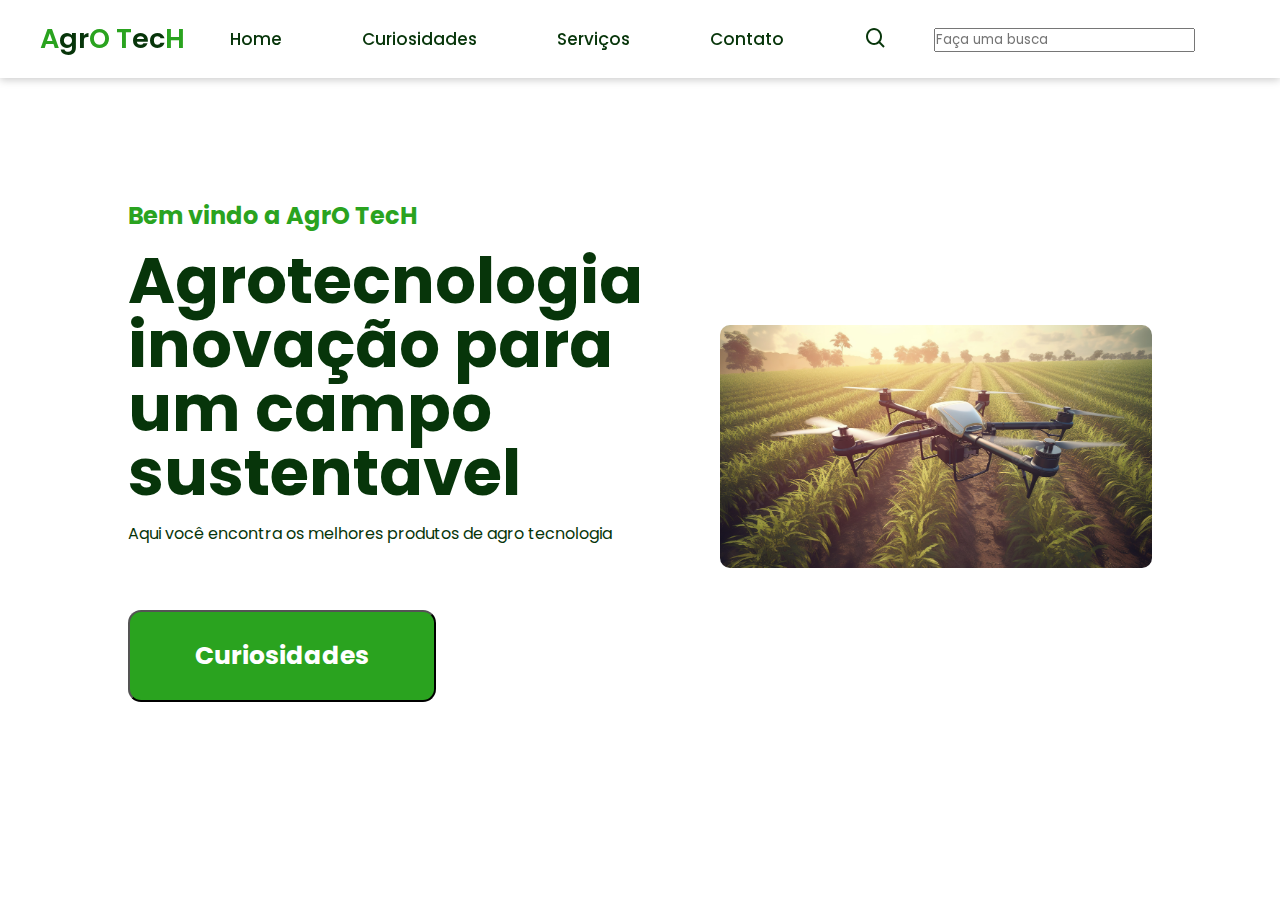
<file: index.html>
<!DOCTYPE html>
<html lang="Pt-br">
<head>
    <meta charset="UTF-8">
    <meta http-equiv="X-UA-Compatible" content="IE=edge">
    <meta name="viewport" content="width=device-width, initial-scale=1.0">
    <link href='https://unpkg.com/boxicons@2.1.2/css/boxicons.min.css' rel='stylesheet'>
    <link rel="stylesheet" href="styles.css">
    <title>AgrO TecH</title>
</head>
<body>
    <header>
        <nav class="navigation">
            <a href="#" class="logo">A<span>gr</span>O T<span>ec</span>H</a>
            <ul class="nav-menu">
                <li class="nav-item"><a href="index.html">Home</a></li>
                <li class="nav-item"><a href="agro.html" target="_blank">Curiosidades</a></li>
                <li class="nav-item"><a href="agua.html" target="_blank">Serviços</a></li>
                <li class="nav-item"><a href="contato.html" target="_blank">Contato</a></li>
                <i class='bx bx-search'></i>
           </ul>
        </div>
        <div class="input-buscar">
            <input type="text" name="" id="" placeholder="Faça uma busca">
        </div>
        <div class="btn-fechar">
            <i class="bi bi-x-circle"></i>
        </div>
    </div>

    <script src="2024.js"></script>

            <div class="menu">
                <span class="bar"></span>
                <span class="bar"></span>
                <span class="bar"></span>
            </div>
        </nav>
    </header>
    <main>
        <section class="home">
            <div class="home-text">
                <h4 class="text-h4">Bem vindo a AgrO TecH</h4>
                <h1 class="text-h1">Agrotecnologia inovação para um campo sustentavel</h1>
                <p>Aqui você encontra os melhores produtos de agro tecnologia</p>
                <a href="agro.html" target="_blank"><button class="button" type="button" target="_blank">Curiosidades</button></a>
            </div>
            <div class="home-img">
                <img src="img/dronehome.jpg" alt="drone">
            </div>
        </section>
    </main>
    <script src="2024.js"></script>
</body>
</html>
</file>
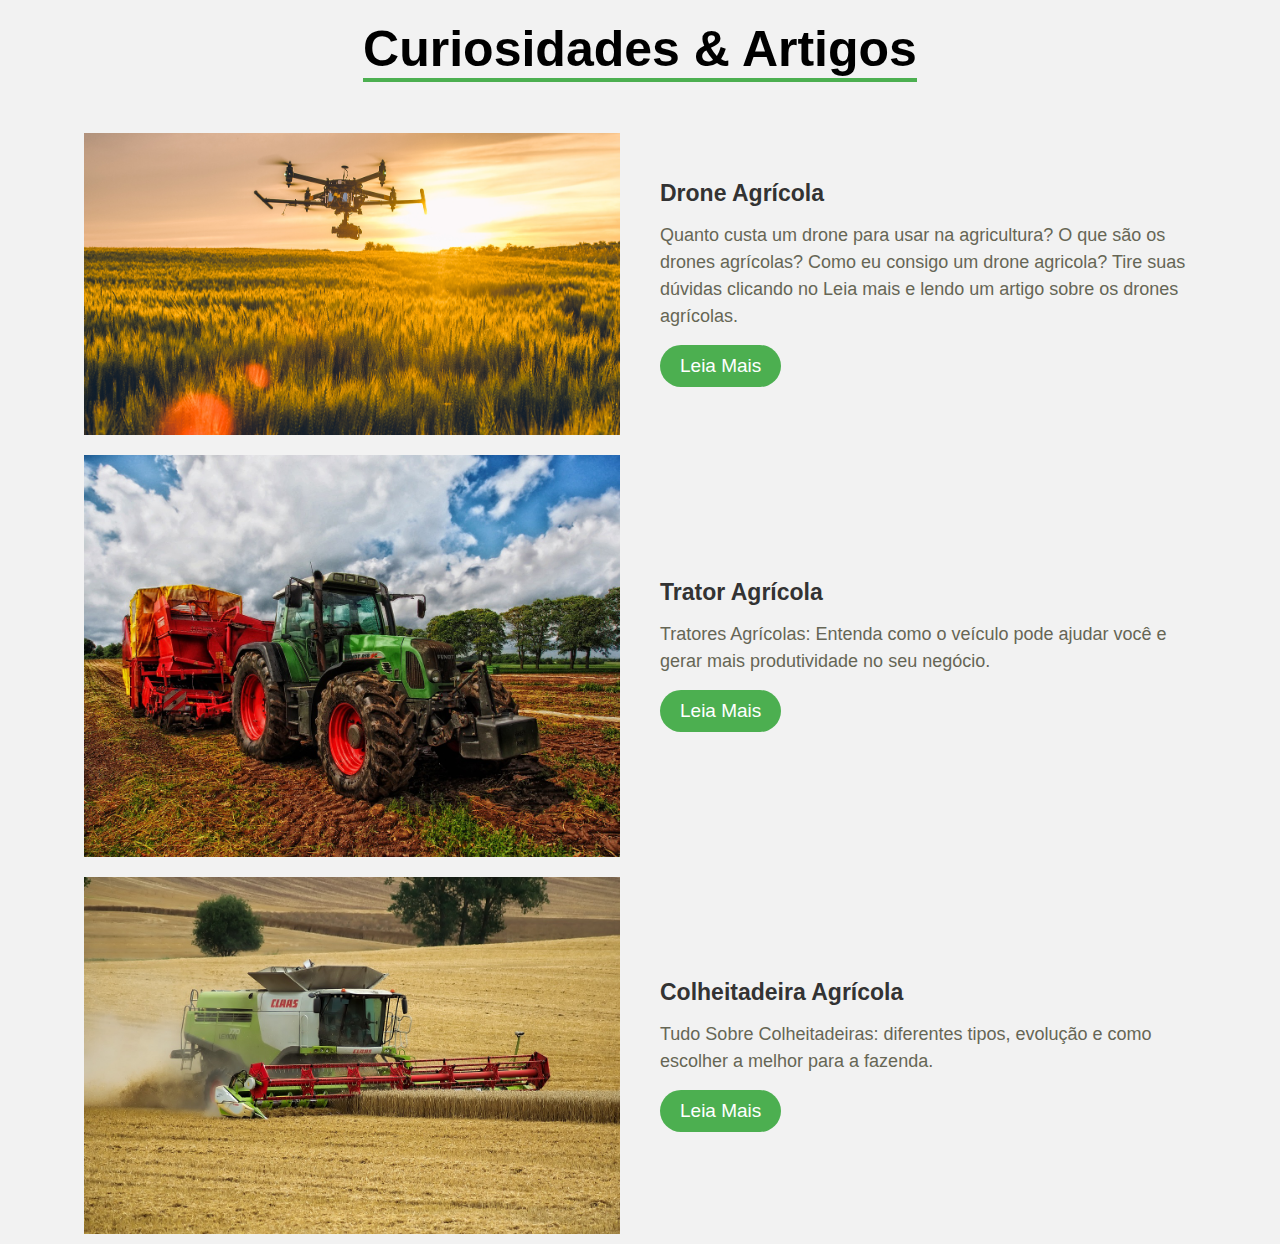
<file: agro.html>
<!DOCTYPE html>
<html lang="en">
<head>
    <meta charset="UTF-8">
    <meta name="viewport" content="width=device-width, initial-scale=1.0">
    <title>Curiosidades</title>
    <link rel="stylesheet" href="mudanwd.css">



</head>
<body>
    
    <div class="heading">
        <h1>Curiosidades & Artigos</h1>
    </div>
    <div class="container">
        <section class="curiosidades">
            <div class="curiosidade-image">
                <img src="img/drone3.jpg" alt="">
            </div>
            <div class="curiosidade-conteudo">
                <h2>Drone Agrícola</h2>
                <p>Quanto custa um drone para usar na agricultura? O que são os drones agrícolas? Como eu consigo um drone agricola? Tire suas dúvidas clicando no Leia mais e lendo um artigo sobre os drones agrícolas.</p>
                <a href="https://blog.conectaragro.com.br/drones-agricolas-quanto-investir/#:~:text=Esses%20drones%20agr%C3%ADcolas%20podem%20ser,resolu%C3%A7%C3%A3o%20(qualidade)%20das%20imagens.&text=No%20que%20se%20refere%20aos,tende%20a%20variar%20ainda%20mais." target="_blank" class="leia-mais">Leia Mais</a>
            </div>
        </section>
    </div>

    <div class="container">
        <section class="curiosidades">
            <div class="curiosidade-image">
                <img src="img/trator2.jpg" alt="">
            </div>
            <div class="curiosidade-conteudo">
                <h2>Trator Agrícola</h2>
                <p>Tratores Agrícolas: Entenda como o veículo pode ajudar você e gerar mais produtividade no seu negócio.</p>
                <a href="https://blog.syngentadigital.ag/trator-agricola/#:~:text=A%20m%C3%A1quina%20auxilia%20os%20produtores,distribui%C3%A7%C3%A3o%20de%20fertilizantes%20e%20outros." target="_blank" class="leia-mais">Leia Mais</a>
            </div>
        </section>
    </div>

    <div class="container">
        <section class="curiosidades">
            <div class="curiosidade-image">
                <img src="img/colheitadeira.jpg" alt="">
            </div>
            <div class="curiosidade-conteudo">
                <h2>Colheitadeira Agrícola</h2>
                <p>Tudo Sobre Colheitadeiras: diferentes tipos, evolução e como escolher a melhor para a fazenda.</p>
                <a href="https://blog.aegro.com.br/colheitadeira/#:~:text=acompanha%20a%20colheitadeira.-,Principais%20tipos%20de%20colheitadeiras,trilha%20(radial%20ou%20axial)." target="_blank" class="leia-mais">Leia Mais</a>
            </div>
        </section>
    </div>

</body>
</html>
</file>
<file: styles.css>
@import url('https://fonts.googleapis.com/css2?family=Poppins:wght@300;400;500;600;700&display=swap');

*{
    margin: 0;
    padding: 0;
    box-sizing: border-box;
    font-family: 'Poppins', sans-serif;
    list-style: none;
    text-decoration: none;
}
:root{
    --red:#2aa31f;
    --white:#fff;
    --dark:#07350a;
}
body{
    color: var(--dark);
    background: var(--white);
}
.navigation{
    display: flex;
    align-items: center;
    justify-content: space-between;
    padding: 18px 40px;
    box-shadow: 0 0.1rem 0.5rem #ccc;
    width: 100%;
    background: var(--white);
    transition: all 0.5s;
    position: fixed;
}
.navigation .logo{
    color: var(--red);
    font-size: 1.7rem;
    font-weight: 600;
}
.logo span{
    color: var(--dark);
}
.navigation ul{
    display: flex;
    align-items: center;
    gap: 5rem;
}
.navigation ul li a{
    color: var(--dark);
    font-size: 17px;
    font-weight: 500;
    transition: all 0.5s;
}
.navigation ul li a:hover{
    color: var(--red);
}
.navigation i{
    cursor: pointer;
    font-size: 1.5rem;
}
.menu{
    cursor: pointer;
    display: none;
}
.menu .bar{
    display: block;
    width: 28px;
    height: 3px;
    border-radius: 3px;
    background: var(--dark);
    margin: 5px auto;
    transition: all 0.3s;
}
.menu .bar:nth-child(1),
.menu .bar:nth-child(3){
    background: var(--red);
}
.home{
    width: 100%;
    height: 100vh;
    display: flex;
    align-items: center;
    justify-content: space-between;
    padding: 0px 10%;
}
.home-text{
    max-width: 37rem;
}
.home-text .text-h4{
    font-size: 1.5rem;
    color: var(--red);
    margin-bottom: 1rem;
}
.home-text .text-h1{
    font-size: 4rem;
    margin-bottom: 1rem;
    line-height: 4rem;
}
.home-text p{
    margin-bottom: 4rem;
}


.button{
    padding: 25px 65px;
    background: var(--red);
    color: var(--white);
    border-radius: 13px;
    font-weight: 700;
    transition: all 0.5s;
    font-size: 25px;
}
.button:hover{
    background: #fc4c35;
}


.home-img img{
    width: 100%;
    height: cover;
    border-radius: 10px;
    transition: 0.6s ease;
}

.home-img:hover img {
    transform: scale(1.05);
}

@media (max-width:785px) {
    .navigation{
        padding: 18px 20px;
    }
    .menu{
        display: block;
    }
    .menu.ativo .bar:nth-child(1){
        transform:  translateY(8px) rotate(45deg);
    }
    .menu.ativo .bar:nth-child(2) {
        opacity: 0;
    }
    .menu.ativo .bar:nth-child(3){
        transform: translateY(-8px) rotate(-45deg);
    }
    .nav-menu{
        position: fixed;
        right: -100%;
        top: 70px;
        width: 100%;
        height: 100%;
        flex-direction: column;
        background: var(--white);
        gap: -10px;
        transition: 0.3s;
    }
    .nav-menu.ativo{
        right: 0;
    }
    .nav-item{
        margin: 16px 0;
    }
    /*main*/
    .home{
        padding: 100px 2%;
        flex-direction: column;
        text-align: center;
        overflow: hidden;
        gap: 5rem;
    }
    .home .text-h4{
        font-size: 15px;
    }
    .home .text-h1{
        font-size: 2.5rem;
        line-height: 3rem;
    }
    .home p{
        font-size: 15px;
    }
    .home-img{
        width: 125%;
    }
}
</file>
<file: mudanwd.css>
* {
    margin: 0px;
    padding: 0px;
    box-sizing: border-box;
    font-family: 'Roboto', sans-serif;
}

body {
    background-color: #f2f2f2;
}

.heading {
    width: 90%;
    display: flex;
    justify-content: center;
    align-items: center;
    flex-direction: column;
    text-align: center;
    margin: 20px auto;
}

.heading h1 {
    font-size: 50px;
    color: #000;
    margin-bottom: 25px;
    position: relative;
}

.heading h1::after {
    content: "";
    position: absolute;
    width: 100%;
    height: 4px;
    display: block;
    margin: 0 auto;
    background-color: #4caf50;
}

.heading p {
    font-size: 18px;
    color: #665;
    margin-bottom: 35px;
}

.container { 
    width: 90%;
    margin: 0 auto;
    padding: 10px 20px;
}

.curiosidades {
    display: flex;
    justify-content: space-between;
    align-items: center;
    flex-wrap: wrap;
}

.curiosidade-image {
    flex: 1;
    margin-right: 40px;
    overflow: hidden;
}

.curiosidade-image img{
    max-width: 100%;
    height: auto;
    display: block;
    transition: 0.5s ease;
}

.curiosidade-image:hover img {
    transform: scale(1.2);
}
.curiosidade-conteudo {
    flex: 1;
}

.curiosidade-conteudo h2 {
    font-size: 23px;
    margin-bottom: 15px;
    color: #333;
}

.curiosidade-conteudo p {
    font-size: 18px;
    line-height: 1.5;
    color: #665;
}

.curiosidade-conteudo .leia-mais {
    display: inline-block;
    padding: 10px 20px;
    background-color: #4caf50;
    color: #fff;
    font-size: 19px;
    text-decoration: none;
    border-radius: 25px;
    margin-top: 15px;
    transition: 0.3s ease;
}

.curiosidade-conteudo .leia-mais:hover {
    background-color: #3e8e41;
}

@media screen and (max-width: 768px) {
    .heading {
        padding: 0px 20px;
    }   
    .heading h1 {
        font-size: 36px;
    }
    .heading p{
        font-size: 17px;
        margin-bottom: 0px;
    }
    .container {
        padding: 0px;
    }
    .curiosidades {
        padding: 20px;
        flex-direction: column;
    }
    .curiosidade-image {
        margin-right: 0px;
        margin-bottom: 20px;
    }
    .curiosidade-conteudo p {
        padding: 0px;
        font-size: 16px;
    }
    .curiosidade-conteudo .leia-mais {
        font-size: 16px;
    }
}
</file>
